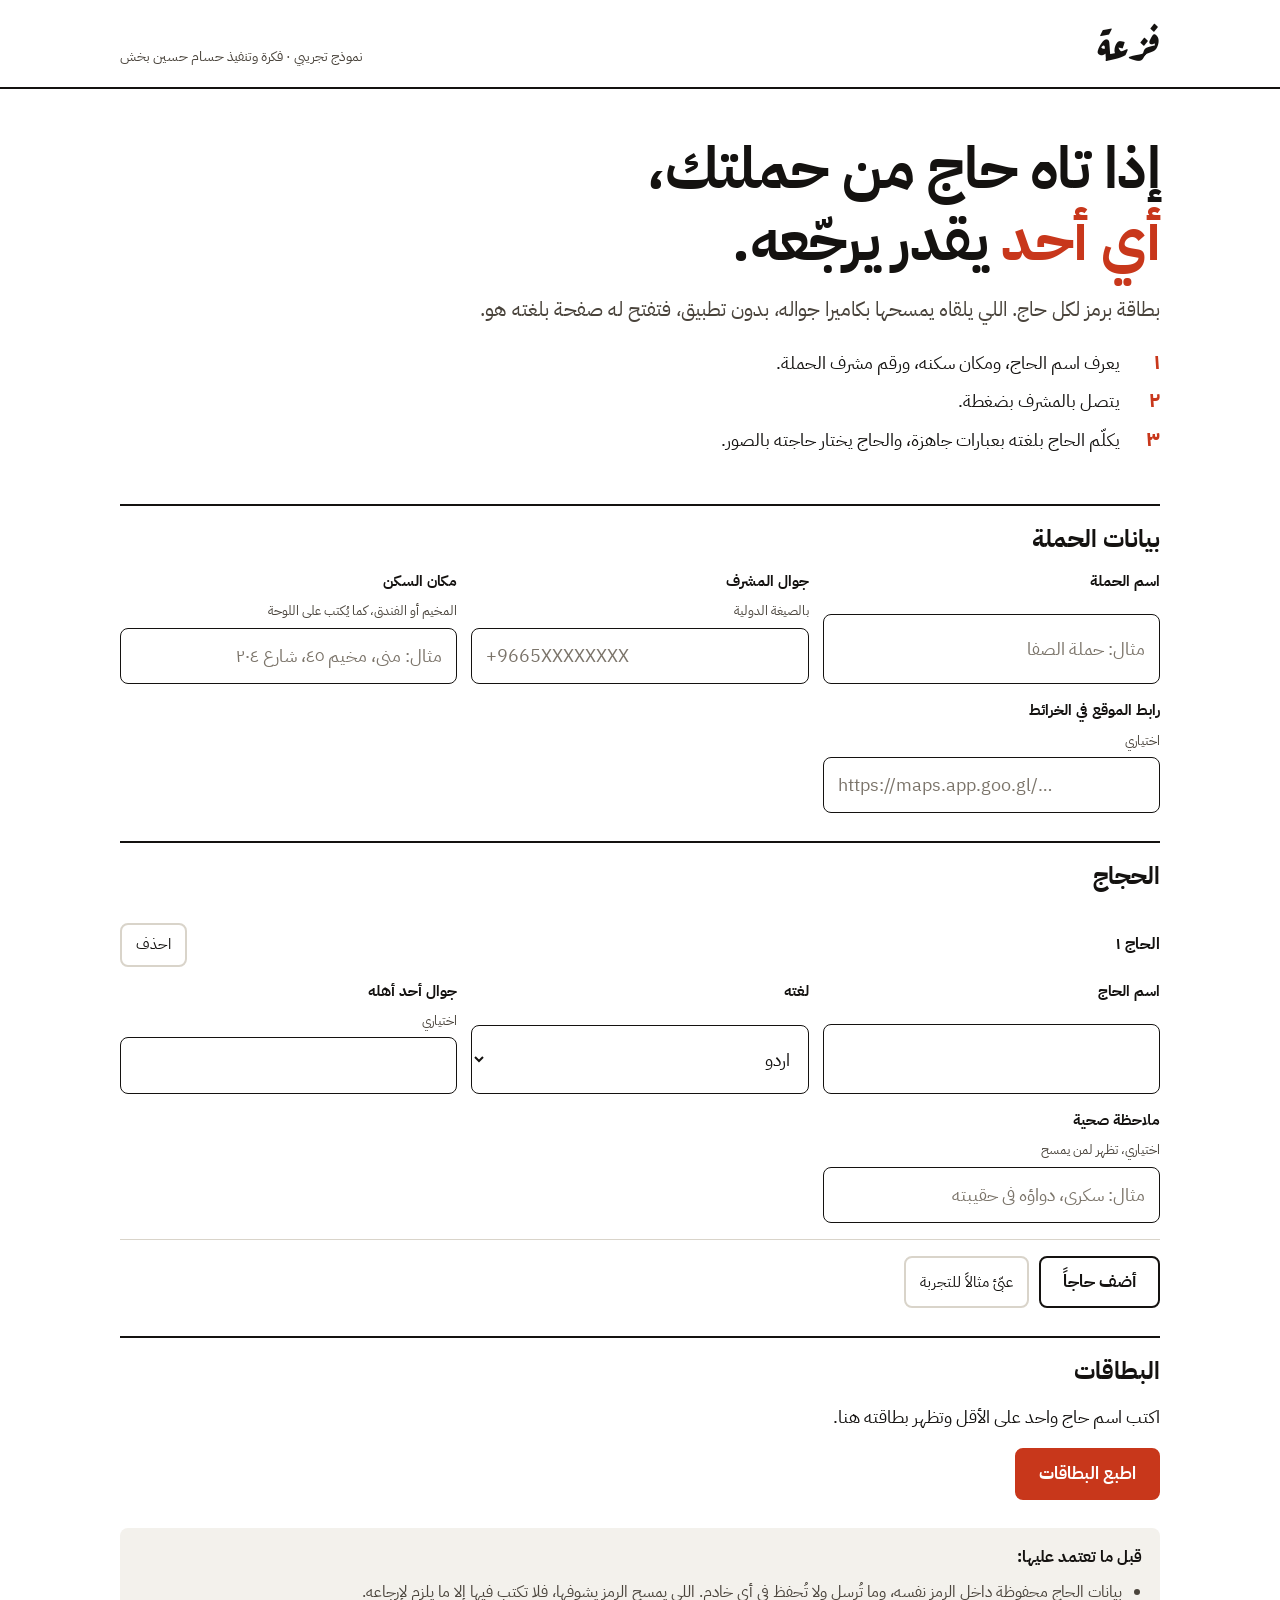
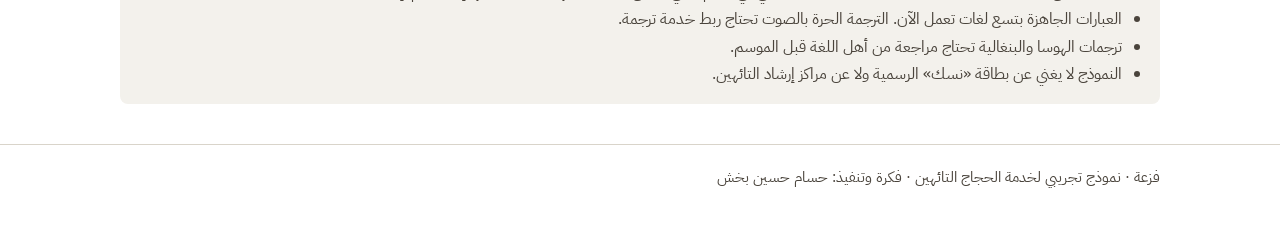
<file: index.html>
<!doctype html>
<html lang="ar" dir="rtl">
<head>
<meta charset="utf-8">
<meta name="viewport" content="width=device-width, initial-scale=1, viewport-fit=cover">
<meta http-equiv="Content-Security-Policy" content="default-src 'self'; script-src 'self'; style-src 'self'; img-src 'self' data:; font-src 'self'; connect-src 'self' https:; form-action 'none'; base-uri 'none'; object-src 'none'">
<meta name="referrer" content="no-referrer">
<meta name="robots" content="noindex">
<title>فزعة · بطاقة الحاج التائه</title>
<meta name="description" content="بطاقة برمز لكل حاج في الحملة: إذا تاه، أي أحد يمسحها بكاميرا جواله فيعرف أين يوصله ويكلمه بلغته.">
<meta name="theme-color" content="#c8371b">
<link rel="icon" href="favicon.png">
<link rel="stylesheet" href="style.css">
</head>
<body>
<header class="top"><div class="wrap">
  <a class="brand" href="./">فزعة</a>
  <span class="proto">نموذج تجريبي · فكرة وتنفيذ حسام حسين بخش</span>
</div></header>

<main class="wrap">
  <section class="lede">
    <h1>إذا تاه حاج من حملتك، <em>أي أحد</em> يقدر يرجّعه.</h1>
    <p>بطاقة برمز لكل حاج. اللي يلقاه يمسحها بكاميرا جواله، بدون تطبيق، فتفتح له صفحة بلغته هو.</p>
    <ol class="steps">
      <li>يعرف اسم الحاج، ومكان سكنه، ورقم مشرف الحملة.</li>
      <li>يتصل بالمشرف بضغطة.</li>
      <li>يكلّم الحاج بلغته بعبارات جاهزة، والحاج يختار حاجته بالصور.</li>
    </ol>
  </section>

  <div class="maker">
    <section class="block">
      <h2>بيانات الحملة</h2>
      <div class="grid2">
        <label>اسم الحملة<input id="g" maxlength="60" autocomplete="off" placeholder="مثال: حملة الصفا"></label>
        <label>جوال المشرف <small>بالصيغة الدولية</small><input id="s" class="ltr" inputmode="tel" maxlength="20" autocomplete="off" placeholder="+9665XXXXXXXX"></label>
        <label>مكان السكن <small>المخيم أو الفندق، كما يُكتب على اللوحة</small><input id="c" maxlength="120" autocomplete="off" placeholder="مثال: منى، مخيم ٤٥، شارع ٢٠٤"></label>
        <label>رابط الموقع في الخرائط <small>اختياري</small><input id="m" class="ltr" inputmode="url" maxlength="200" autocomplete="off" placeholder="https://maps.app.goo.gl/…"></label>
      </div>
    </section>

    <section class="block">
      <h2>الحجاج</h2>
      <div id="pilgrims"></div>
      <div class="acts">
        <button class="btn" id="add" type="button">أضف حاجاً</button>
        <button class="btn quiet" id="demo" type="button">عبّئ مثالاً للتجربة</button>
      </div>
    </section>

    <section class="block out">
      <h2>البطاقات</h2>
      <div class="cards" id="cards"></div>
      <div class="acts">
        <button class="btn main" id="print" type="button">اطبع البطاقات</button>
      </div>
    </section>

    <aside class="note">
      <b>قبل ما تعتمد عليها:</b>
      <ul>
        <li>بيانات الحاج محفوظة داخل الرمز نفسه، وما تُرسل ولا تُحفظ في أي خادم. اللي يمسح الرمز يشوفها، فلا تكتب فيها إلا ما يلزم لإرجاعه.</li>
        <li>العبارات الجاهزة بتسع لغات تعمل الآن. الترجمة الحرة بالصوت تحتاج ربط خدمة ترجمة.</li>
        <li>ترجمات الهوسا والبنغالية تحتاج مراجعة من أهل اللغة قبل الموسم.</li>
        <li>النموذج لا يغني عن بطاقة «نسك» الرسمية ولا عن مراكز إرشاد التائهين.</li>
      </ul>
    </aside>
  </div>
</main>

<footer class="foot"><div class="wrap">فزعة · نموذج تجريبي لخدمة الحجاج التائهين · فكرة وتنفيذ: حسام حسين بخش</div></footer>

<template id="pilTpl">
  <div class="pil">
    <div class="pil-head"><b class="num"></b><button class="btn quiet del" type="button">احذف</button></div>
    <div class="grid2">
      <label>اسم الحاج<input class="n" maxlength="40" autocomplete="off"></label>
      <label>لغته<select class="l"></select></label>
      <label>جوال أحد أهله <small>اختياري</small><input class="f ltr" inputmode="tel" maxlength="20" autocomplete="off"></label>
      <label>ملاحظة صحية <small>اختياري، تظهر لمن يمسح</small><input class="h" maxlength="120" autocomplete="off" placeholder="مثال: سكري، دواؤه في حقيبته"></label>
    </div>
  </div>
</template>

<script src="qr.js"></script>
<script src="data.js"></script>
<script src="maker.js"></script>
</body>
</html>
</file>
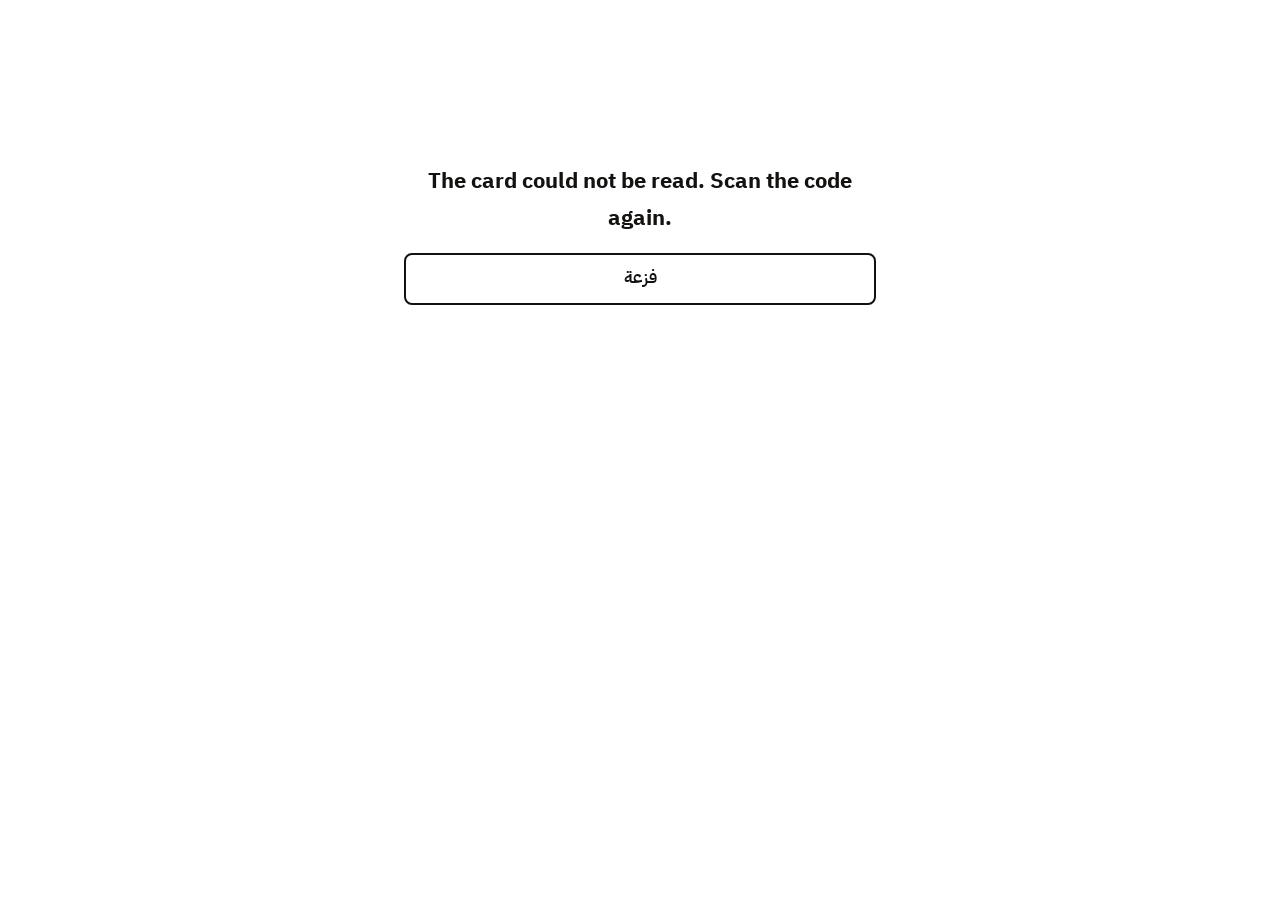
<file: c.html>
<!doctype html>
<html lang="ar" dir="rtl">
<head>
<meta charset="utf-8">
<meta name="viewport" content="width=device-width, initial-scale=1, viewport-fit=cover">
<meta http-equiv="Content-Security-Policy" content="default-src 'self'; script-src 'self'; style-src 'self'; img-src 'self' data:; font-src 'self'; connect-src 'self' https:; form-action 'none'; base-uri 'none'; object-src 'none'">
<meta name="referrer" content="no-referrer">
<meta name="robots" content="noindex">
<title>فزعة · حاج تائه</title>
<meta name="theme-color" content="#c8371b">
<link rel="icon" href="favicon.png">
<link rel="stylesheet" href="style.css">
</head>
<body>
<div id="page" hidden>
  <header class="h-band">
    <h1 id="found"></h1>
    <select id="lang" aria-label="Language · اللغة"></select>
  </header>
  <main class="h-main">
    <section class="who">
      <p class="nm" id="nm" dir="auto"></p>
      <dl>
        <div><dt id="tSpeaks"></dt><dd id="speaks"></dd></div>
        <div id="rowPlace"><dt id="tPlace"></dt><dd class="big" id="place" dir="auto"></dd></div>
        <div id="rowGroup"><dt id="tGroup"></dt><dd id="group" dir="auto"></dd></div>
      </dl>
    </section>

    <div class="h-acts">
      <a class="btn call" id="call"></a>
      <a class="btn" id="fam"></a>
      <a class="btn" id="map" target="_blank" rel="noopener"></a>
    </div>

    <details class="health" id="health"><summary id="tHealth"></summary><p id="healthTxt" dir="auto"></p></details>

    <section class="sec">
      <h2 id="tSay"></h2>
      <p class="hint" id="tHint"></p>
      <div class="phr" id="phr"></div>
    </section>

    <section class="sec">
      <h2 id="tAsk"></h2>
      <div class="needs" id="needs"></div>
    </section>

    <section class="sec free">
      <h2 id="tFree"></h2>
      <div class="dir" id="dir"></div>
      <div class="rowf"><input id="freeIn" maxlength="300" autocomplete="off" dir="auto"><button class="btn main" id="freeGo" type="button"></button></div>
      <button class="btn" id="freeMic" type="button" hidden></button>
      <output id="freeOut" dir="auto"></output>
      <p class="hint" id="freeNote"></p>
    </section>
  </main>
</div>

<div class="bad" id="bad" hidden><p id="badTxt"></p><a class="btn" href="./">فزعة</a></div>

<div class="show" id="show" role="dialog" aria-modal="true" aria-labelledby="showTxt">
  <div class="cap"><span id="showCap"></span></div>
  <p class="txt" id="showTxt"></p>
  <div>
    <p class="sub" id="showSub"></p>
    <div class="bar"><button class="btn main" id="showSay" type="button"></button><button class="btn" id="showBack" type="button"></button></div>
  </div>
</div>

<script src="data.js"></script>
<script src="helper.js"></script>
</body>
</html>
</file>
<file: style.css>
/* «فزعة»: ورق أبيض، حبر أسود، ولون إشارة واحد. مصمَّمة لتنقرأ تحت الشمس وبإصبع واحد. */
@font-face{font-family:'Ruqaa';font-weight:700;font-display:swap;src:url(ruqaa-700-ar.woff2) format('woff2')}
@font-face{font-family:'Plex';font-weight:400;font-display:swap;src:url(plex-400-ar.woff2) format('woff2');unicode-range:U+0600-06FF,U+0750-077F,U+08A0-08FF,U+200C-200E,U+FB50-FDFF,U+FE70-FEFC}
@font-face{font-family:'Plex';font-weight:400;font-display:swap;src:url(plex-400-lat.woff2) format('woff2');unicode-range:U+0000-00FF,U+2000-206F,U+2212}
@font-face{font-family:'Plex';font-weight:700;font-display:swap;src:url(plex-700-ar.woff2) format('woff2');unicode-range:U+0600-06FF,U+0750-077F,U+08A0-08FF,U+200C-200E,U+FB50-FDFF,U+FE70-FEFC}
@font-face{font-family:'Plex';font-weight:700;font-display:swap;src:url(plex-700-lat.woff2) format('woff2');unicode-range:U+0000-00FF,U+2000-206F,U+2212}
:root{
  --ink:#141210;--ink2:#4a443c;--paper:#fff;--wash:#f3f1ec;--line:#d9d4ca;--sig:#c8371b;--sig-ink:#fff;
  --font:'Plex','Noto Nastaliq Urdu','Noto Sans Bengali','Nirmala UI','Segoe UI',Tahoma,system-ui,sans-serif;
  --ease:cubic-bezier(.16,1,.3,1);
}
*{box-sizing:border-box}
[hidden]{display:none!important}
html{-webkit-text-size-adjust:100%}
body{margin:0;background:var(--paper);color:var(--ink);font:400 18px/1.7 var(--font);accent-color:var(--sig)}
::selection{background:var(--sig);color:#fff}
h1,h2,h3,p{margin:0}
button,input,select,textarea{font:inherit;color:inherit}
button{cursor:pointer}
a{color:inherit;text-underline-offset:4px}
:focus-visible{outline:3px solid var(--sig);outline-offset:3px}
.wrap{max-width:1080px;margin:0 auto;padding:0 20px}
.sr{position:absolute;width:1px;height:1px;overflow:hidden;clip:rect(0 0 0 0);white-space:nowrap}

/* ===== صفحة التجهيز ===== */
.top{border-bottom:2px solid var(--ink)}
.top .wrap{display:flex;align-items:baseline;justify-content:space-between;gap:16px;padding-block:18px}
.brand{font:700 44px/1 'Ruqaa',serif;text-decoration:none}
.proto{font-size:14px;color:var(--ink2)}
.lede{padding-block:44px 28px;display:grid;gap:14px;max-width:760px}
.lede h1{font:700 clamp(34px,6vw,58px)/1.25 'Plex',sans-serif;letter-spacing:-.01em;text-wrap:balance}
.lede h1 em{font-style:normal;color:var(--sig)}
.lede p{font-size:20px;color:var(--ink2);max-width:62ch}
.steps{list-style:none;margin:8px 0 0;padding:0;display:grid;gap:8px;counter-reset:s}
.steps li{counter-increment:s;display:grid;grid-template-columns:auto 1fr;gap:14px;align-items:baseline;font-size:18px}
.steps li::before{content:counter(s,arabic-indic);font:700 22px/1 'Plex';color:var(--sig);min-width:1.2em}
.maker{display:grid;grid-template-columns:minmax(0,1fr);gap:28px;padding-block:20px 40px}
.block{border-top:2px solid var(--ink);padding-top:18px}
.block h2{font:700 24px/1.3 'Plex';margin-bottom:14px}
.grid2{display:grid;grid-template-columns:repeat(auto-fit,minmax(min(100%,260px),1fr));gap:14px}
label{display:grid;gap:6px;font-size:15px;font-weight:700}
label small{font-weight:400;color:var(--ink2)}
input,select,textarea{width:100%;min-height:52px;padding:12px 14px;border:1.5px solid var(--ink);border-radius:8px;background:var(--paper);font-size:18px;font-weight:400}
input::placeholder{color:#7b746a}
input:focus,select:focus{outline:3px solid var(--sig);outline-offset:1px}
.ltr{direction:ltr;text-align:start}
.pil{display:grid;gap:12px;padding:16px 0;border-bottom:1px solid var(--line)}
.pil-head{display:flex;justify-content:space-between;align-items:center;gap:12px}
.pil-head b{font-size:16px}
.acts{display:flex;flex-wrap:wrap;gap:10px;margin-top:16px}
.btn{display:inline-flex;align-items:center;justify-content:center;gap:10px;min-height:52px;padding:0 22px;border:2px solid var(--ink);border-radius:8px;background:var(--paper);font-weight:700;font-size:17px;text-decoration:none;transition:background-color .15s,color .15s,transform .15s var(--ease)}
.btn:hover{background:var(--ink);color:var(--paper)}
.btn:active{transform:translateY(1px)}
.btn.main{background:var(--sig);border-color:var(--sig);color:var(--sig-ink)}
.btn.main:hover{background:#a82c14;border-color:#a82c14}
.btn.quiet{border-color:var(--line);font-weight:400;min-height:44px;padding:0 14px;font-size:15px}
.note{background:var(--wash);border-inline-start:0;border-radius:8px;padding:16px 18px;font-size:16px;color:var(--ink2)}
.note b{color:var(--ink)}
.note ul{margin:8px 0 0;padding-inline-start:20px}
.foot{border-top:1px solid var(--line);padding-block:20px 40px;font-size:15px;color:var(--ink2)}

/* ===== البطاقة المطبوعة (بطاقة تعليق مثل بطاقات الشنط) ===== */
.cards{display:grid;grid-template-columns:repeat(auto-fill,minmax(270px,1fr));gap:22px}
.tag{position:relative;display:grid;grid-template-rows:auto 1fr auto;background:#fff;border:3px solid var(--ink);border-radius:14px;overflow:hidden;break-inside:avoid;color:var(--ink)}
.tag-top{background:var(--sig);color:#fff;padding:26px 16px 12px;text-align:center;position:relative}
.tag-top::before{content:"";position:absolute;top:8px;left:50%;width:14px;height:14px;margin-left:-7px;border-radius:50%;background:#fff;box-shadow:inset 0 0 0 2px var(--ink)}
.tag-top b{display:block;font:700 34px/1.1 'Ruqaa',serif}
.tag-top span{display:block;font-size:13px;font-weight:700;letter-spacing:.06em;margin-top:4px}
.tag-qr{padding:14px 18px 6px}
.tag-qr svg{display:block;width:100%;height:auto}
.tag-txt{padding:4px 16px 16px;display:grid;gap:6px;text-align:center}
.tag-txt p{font-size:14px;line-height:1.55;font-weight:700}
.tag-txt p[lang=en]{font-weight:400;font-size:13px}
.tag-name{border-top:1.5px solid var(--ink);margin-top:6px;padding-top:8px;font-size:17px;font-weight:700}
.tag-name small{display:block;font-weight:400;font-size:13px;color:var(--ink2)}
.tag-try{display:block;text-align:center;font-size:14px;padding:10px;border-top:1px solid var(--line);color:var(--sig);font-weight:700}

/* ===== صفحة المساعد (اللي مسح الباركود) ===== */
.h-band{background:var(--sig);color:#fff;padding:16px 20px;display:flex;align-items:center;justify-content:space-between;gap:12px}
.h-band h1{font:700 clamp(20px,5.4vw,28px)/1.35 var(--font);text-wrap:balance}
.h-band select{width:auto;min-height:44px;padding:6px 10px;border:1.5px solid #fff;background:transparent;color:#fff;font-size:15px;border-radius:8px}
.h-band select option{color:var(--ink)}
.h-main{max-width:640px;margin:0 auto;padding:20px 20px 60px;display:grid;gap:26px}
.who{display:grid;gap:10px}
.who .nm{font:700 clamp(30px,8vw,44px)/1.25 var(--font)}
.who dl{margin:0;display:grid;gap:8px}
.who dl div{display:grid;grid-template-columns:auto 1fr;gap:12px;align-items:baseline;border-top:1px solid var(--line);padding-top:8px}
.who dt{font-size:14px;color:var(--ink2);min-width:6.5em}
.who dd{margin:0;font-size:21px;font-weight:700;overflow-wrap:anywhere}
.who dd.big{font-size:clamp(24px,6.4vw,32px);line-height:1.4}
.h-acts{display:grid;gap:10px}
.h-acts .btn{min-height:62px;font-size:20px;width:100%}
.h-acts .btn.call{background:var(--ink);color:#fff}
.h-acts .btn.call:hover{background:#000}
.sec{display:grid;gap:12px}
.sec h2{font:700 22px/1.3 var(--font);border-top:2px solid var(--ink);padding-top:14px}
.sec .hint{font-size:15px;color:var(--ink2)}
.phr{display:grid;gap:8px}
.phr button{min-height:60px;padding:12px 16px;text-align:start;border:1.5px solid var(--ink);border-radius:8px;background:#fff;font-size:19px;font-weight:700;line-height:1.5;transition:background-color .15s,color .15s}
.phr button:hover,.phr button:active{background:var(--ink);color:#fff}
.needs{display:grid;grid-template-columns:repeat(2,minmax(0,1fr));gap:10px}
.needs button{min-height:128px;padding:14px 10px;display:grid;justify-items:center;align-content:center;gap:8px;border:2px solid var(--ink);border-radius:10px;background:var(--wash);font-size:19px;font-weight:700;line-height:1.45;text-align:center;transition:background-color .15s,color .15s}
.needs button:hover,.needs button:active{background:var(--ink);color:#fff}
.needs svg{width:44px;height:44px;fill:none;stroke:currentColor;stroke-width:1.700;stroke-linecap:round;stroke-linejoin:round}
.free{display:grid;gap:10px}
.free .rowf{display:grid;grid-template-columns:1fr auto;gap:8px}
.free .dir{display:flex;gap:8px;flex-wrap:wrap}
.free .dir button{min-height:44px;padding:0 14px;border:1.5px solid var(--ink);border-radius:999px;background:#fff;font-size:15px}
.free .dir button[aria-pressed=true]{background:var(--ink);color:#fff}
.free output{display:block;min-height:64px;padding:14px 16px;border-radius:8px;background:var(--wash);font-size:24px;font-weight:700;line-height:1.5}
.health{background:var(--wash);border-radius:8px;padding:14px 16px}
.health summary{font-weight:700;cursor:pointer;min-height:32px}
.health p{margin-top:8px;font-size:19px}
.bad{max-width:520px;margin:18vh auto 0;padding:0 24px;text-align:center;display:grid;gap:16px}
.bad p{font-size:22px;font-weight:700}

/* شاشة «أرِه الشاشة»: جملة واحدة بحجم كبير */
.show{position:fixed;inset:0;z-index:20;background:#fff;display:grid;grid-template-rows:auto 1fr auto;padding:16px 20px calc(20px + env(safe-area-inset-bottom));opacity:0;visibility:hidden;transition:opacity .18s,visibility 0s .18s}
.show.on{opacity:1;visibility:visible;transition:opacity .22s var(--ease)}
.show .cap{font-size:15px;color:var(--ink2);display:flex;justify-content:space-between;align-items:center;gap:12px}
.show .txt{align-self:center;font:700 clamp(36px,10.5vw,76px)/1.35 var(--font);text-align:center;text-wrap:balance;overflow-wrap:anywhere}
.show.on .txt{animation:rise .5s var(--ease)}
.show .sub{text-align:center;font-size:17px;color:var(--ink2);margin-bottom:14px}
.show .bar{display:grid;grid-template-columns:1fr 1fr;gap:10px}
.show .bar .btn{min-height:60px;font-size:19px}
@keyframes rise{from{opacity:0;transform:translateY(14px)}to{opacity:1;transform:none}}
@media (prefers-reduced-motion:reduce){*,*::before,*::after{animation-duration:.01s!important;transition-duration:.01s!important}}

@media print{
  @page{size:A4;margin:10mm}
  body{font-size:12pt}
  .top,.lede,.block:not(.out),.foot,.note,.acts,.tag-try{display:none!important}
  .maker{padding:0;display:block}.block.out{border:0;padding:0}.block.out h2{display:none}
  .cards{grid-template-columns:repeat(2,90mm);gap:8mm;justify-content:center}
  .tag{-webkit-print-color-adjust:exact;print-color-adjust:exact}
}
</file>
